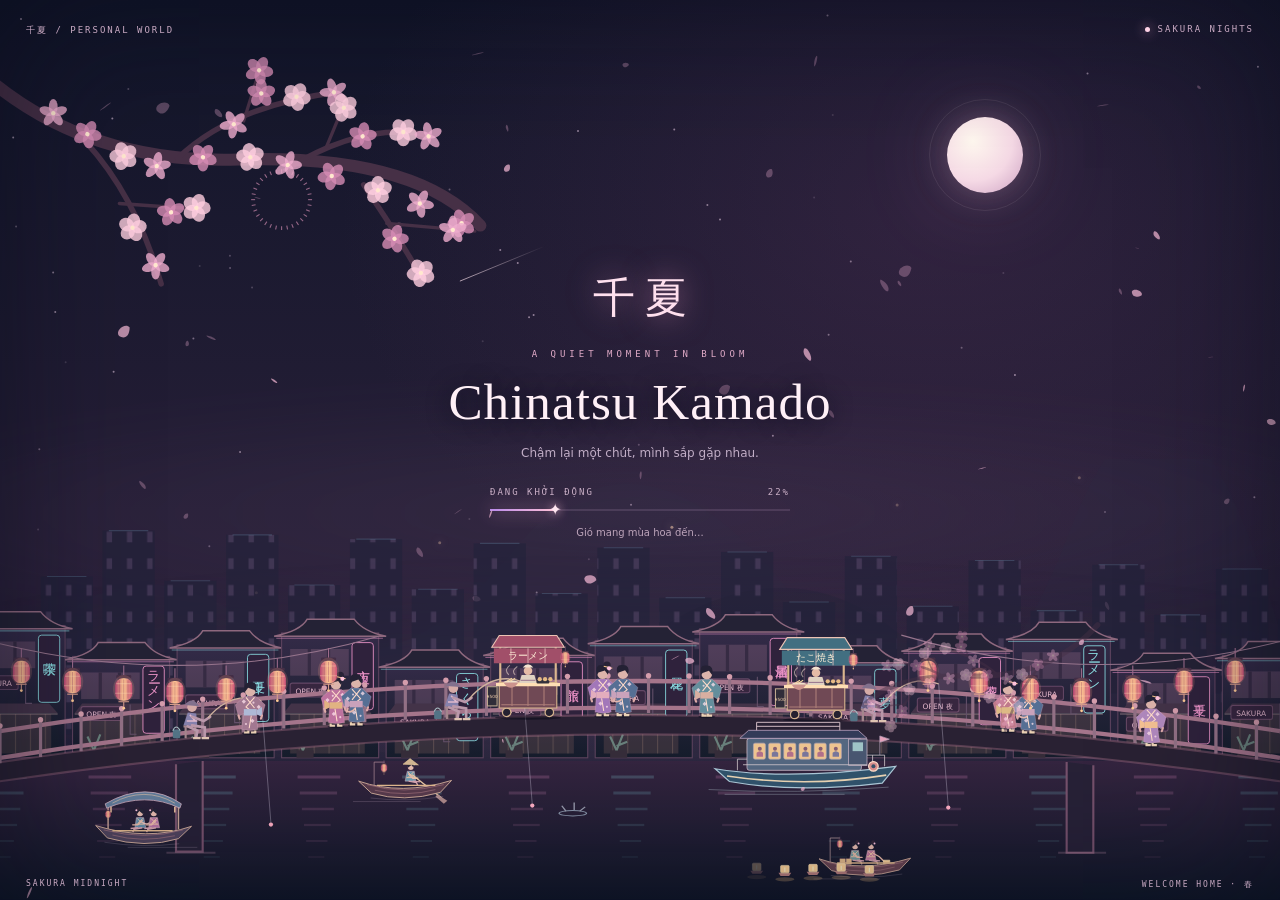
<file: assets/loading/sakura-loader.html>
<!doctype html>
<html lang="vi">
<head>
<meta charset="utf-8">
<meta name="viewport" content="width=device-width,initial-scale=1,viewport-fit=cover">
<meta name="theme-color" content="#0d1021">
<title>Sakura Midnight</title>
<style>

*{box-sizing:border-box}body{margin:0;background:#0d0c14;color:#f8eaf2;font:14px/1.5 system-ui,sans-serif}header,main{max-width:1400px;margin:auto;padding:24px 30px}header{display:flex;justify-content:space-between;align-items:center;gap:20px}h1{font:30px Georgia,serif;margin:6px 0}header p,.note{font-size:12px;color:#ab94aa;margin:0}.eyebrow{font:10px monospace;letter-spacing:3px;color:#dc9fba}.tools{display:flex;gap:8px;flex-wrap:wrap}button{font:12px system-ui;color:#f8e3ef;border:1px solid #65495c;background:#241b2a;padding:11px 15px;border-radius:9px;cursor:pointer}button:hover,button[aria-pressed=true]{background:#493047}button:focus-visible{outline:2px solid #ffcee5;outline-offset:4px}main{padding-top:0}.viewport{position:relative;width:100%;height: min(72vh,760px);min-height:480px;overflow:hidden;border:1px solid #513849;border-radius:20px;margin:auto;transition:width .5s,height .5s;background:#0d1021}.viewport.mobile{width:min(100%,390px);height:690px}.scene{position:absolute;inset:0;overflow:hidden;background:radial-gradient(ellipse at 73% 24%,#5d355d55,transparent 45%),linear-gradient(#111529,#292039 65%,#141527);isolation:isolate}.scene:after{content:'';position:absolute;inset:0;box-shadow:inset 0 0 140px #08091888;pointer-events:none;z-index:7}canvas{position:absolute;inset:0;width:100%;height:100%;pointer-events:none}#back{z-index:1}#front{z-index:6}.moon{position:absolute;top:13%;left:74%;width:76px;aspect-ratio:1;border-radius:50%;background:radial-gradient(circle at 34% 32%,#fff8ef,#f5d9e5 55%,#cca1c2);box-shadow:0 0 35px #ffd1e444,0 0 100px #e8a1d733;animation:moon 8s ease-in-out infinite alternate}.moon:after{content:'';position:absolute;inset:-18px;border:1px solid #f3d5e316;border-radius:50%}.mist{position:absolute;width:150%;height:32%;left:-25%;bottom:5%;background:radial-gradient(ellipse,#bd8eb526,transparent 65%);filter:blur(24px);animation:mist 16s ease-in-out infinite alternate;z-index:2}.mist.two{bottom:27%;animation-delay:-8s;opacity:.6}.hills{position:absolute;bottom:12%;width:100%;height:37%;opacity:.6}.water{position:absolute;bottom:0;height:19%;width:100%;background:linear-gradient(#ad7ca411,#0b1129);border-top:1px solid #ebafd91a}.water:before{content:'';position:absolute;left:70%;top:0;width:17%;height:85%;background:repeating-linear-gradient(0deg,transparent 0 9px,#eac7db30 10px 11px,transparent 12px 18px);mask-image:radial-gradient(ellipse at top,#000,transparent 70%);animation:reflection 4s ease-in-out infinite alternate}.ripple{position:absolute;left:var(--x);bottom:var(--y);width:60px;height:13px;border:1px solid #f9bde855;border-radius:50%;animation:ripple 5s ease-out infinite;animation-delay:var(--delay)}.branch{position:absolute;left:-2%;top:2%;width:43%;height:40%;overflow:visible;z-index:3;transform-origin:0 0;animation:sway 8s ease-in-out infinite alternate}.branch.right{left:auto;right:-4%;top:38%;width:22%;height:40%;transform:scaleX(-1);animation-name:swayRight;opacity:.65}.stage{position:absolute;inset:0;z-index:5;display:flex;flex-direction:column;align-items:center;justify-content:center;padding:40px 22px;text-align:center;transition:opacity 1s,transform 1s}.seal{font:42px Georgia,serif;letter-spacing:10px;margin-left:10px;color:#ffe0ee;text-shadow:0 0 30px #f6a1c890;animation:seal 6s ease-in-out infinite alternate}.subtitle{font:9px monospace;letter-spacing:4px;color:#e1abc8;margin:23px 0 13px}.name{font:clamp(29px,4vw,52px) Georgia,serif;letter-spacing:1px;margin:0;color:#fff0f7;text-shadow:0 2px 22px #090a19}.desc{font-size:12px;color:#c1adc6;margin-top:13px}.progress{width:min(300px,80%);margin-top:37px}.labels{display:flex;justify-content:space-between;font:9px monospace;letter-spacing:2px;color:#cbb0c7}.track{height:2px;background:#e9bee522;margin-top:12px}.fill{height:100%;width:0;background:linear-gradient(90deg,#ba8bea,#ffc1d6);box-shadow:0 0 17px #efa3cf;position:relative}.fill:after{content:'✦';position:absolute;right:-6px;top:-11px;font-size:16px;color:#ffe5f0;filter:drop-shadow(0 0 5px #ffbfda)}.status{font-size:10px;margin-top:14px;color:#bda4ba;min-height:16px}.top,.bottom{position:absolute;left:26px;right:26px;display:flex;justify-content:space-between;z-index:8;font:9px monospace;letter-spacing:2px;color:#c9aac3}.top{top:24px}.bottom{bottom:23px}.dot{display:inline-block;width:5px;height:5px;border-radius:50%;background:#ffd3e7;box-shadow:0 0 12px #ffadd3;margin-right:8px}.welcome{position:absolute;inset:0;display:grid;place-content:center;text-align:center;z-index:5;opacity:0;visibility:hidden;pointer-events:none}.welcome b{font:34px Georgia,serif;color:#ffe7f4}.welcome p{color:#d8abc9;font-size:12px}.done .stage{opacity:0;transform:translateY(-14px);pointer-events:none}.done .welcome{visibility:visible;opacity:1;transition:opacity 1.3s .5s}.note{text-align:center;margin:18px 0}.tags{display:flex;justify-content:center;gap:9px;flex-wrap:wrap;margin-top:18px}.tags span{font-size:11px;border:1px solid #493448;border-radius:20px;padding:6px 12px;color:#caadc3}.viewport.mobile .branch{width:67%;top:6%}.viewport.mobile .moon{left:74%;top:18%;width:47px}.viewport.mobile .name{font-size:29px}.viewport.mobile .branch.right{width:38%;top:58%}.viewport.mobile .subtitle{font-size:8px;letter-spacing:2px}@keyframes sway{to{transform:rotate(2deg) translateY(3px)}}@keyframes swayRight{to{transform:scaleX(-1) rotate(3deg)}}@keyframes moon{to{transform:translateY(-7px);box-shadow:0 0 50px #ffd1e466,0 0 120px #e8a1d744}}@keyframes mist{to{transform:translateX(15%)}}@keyframes reflection{to{transform:scaleX(.8);opacity:.55}}@keyframes ripple{from{transform:scale(.1);opacity:0}20%{opacity:.6}to{transform:scale(2.3);opacity:0}}@keyframes seal{to{opacity:.7;transform:translateY(-4px)}}@media(max-width:600px){header{padding:20px;flex-direction:column;align-items:flex-start}main{padding:0 12px 20px}.viewport{height:650px}.branch{width:68%;top:6%}.branch.right{width:38%;top:58%}.moon{left:74%;top:18%;width:47px}.subtitle{font-size:8px;letter-spacing:2px}.top,.bottom{left:17px;right:17px;font-size:8px;letter-spacing:1px}.desc{font-size:11px}.welcome b{font-size:28px}}
.branch.right{top:57%;width:19%}.viewport.mobile .branch:not(.right){top:0;height:32%;width:62%}.viewport.mobile .branch.right{top:66%;width:31%}@media(max-width:600px){.branch:not(.right){top:0;height:32%;width:62%}.branch.right{top:66%;width:31%}}
.town{position:absolute;bottom:0;left:50%;transform:translateX(-50%);width:max(100%,760px);height:56%;z-index:2;pointer-events:none}.hills{opacity:.25}.water{height:23%}.stage{padding-bottom:130px}.welcome{padding-bottom:150px}.stage .progress{margin-top:25px}.branch.right{opacity:.45}.lantern-swing{transform-box:fill-box;transform-origin:50% 0;animation:lanternSway 4s ease-in-out infinite alternate}.lantern-swing:nth-child(3n){animation-delay:-2s}.neon-sign{animation:neonBreathe 6s ease-in-out infinite alternate}.boat-crossing{animation:crossRiver 42s linear infinite;animation-delay:-12s;will-change:transform}.boat-bob{animation:boatBob 3s ease-in-out infinite alternate}.oar{transform-box:view-box;transform-origin:51px 15px;animation:rowing 2.8s ease-in-out infinite alternate}.fishing-rod{transform-box:fill-box;transform-origin:0 100%;animation:fishing 5s ease-in-out infinite alternate}.wake{animation:wake 3s ease-in-out infinite alternate}.river-light{animation:riverLight 5s ease-in-out infinite alternate}.viewport.mobile .stage{padding-bottom:145px}.viewport.mobile .town{height:44%;width:850px}.viewport.mobile .seal{font-size:32px}.viewport.mobile .branch:not(.right){width:48%;height:24%}.viewport.mobile .moon{top:10%}.viewport.mobile .branch.right{top:63%;opacity:.35}@keyframes crossRiver{from{transform:translate(-170px,315px)}to{transform:translate(1230px,315px)}}@keyframes boatBob{to{transform:translateY(2px) rotate(.6deg)}}@keyframes rowing{from{transform:rotate(-18deg)}to{transform:rotate(24deg)}}@keyframes lanternSway{to{transform:rotate(5deg)}}@keyframes neonBreathe{to{opacity:.72}}@keyframes fishing{to{transform:rotate(-2deg)}}@keyframes wake{to{opacity:.25;transform:translateX(-10px)}}@keyframes riverLight{to{opacity:.3;transform:translateX(3px)}}@media(max-width:600px){.town{height:44%;width:850px}.stage{padding-bottom:145px}.seal{font-size:32px}.branch:not(.right){width:48%;height:24%}.moon{top:10%}}
@keyframes crossRiver{from{transform:translate(-170px,298px)}to{transform:translate(1230px,298px)}}
.vessel-bob{animation:gentleBoat 3.8s ease-in-out infinite alternate}.rowing-paddle{transform-box:view-box;transform-origin:69px 9px;animation:paddleBoat 3s ease-in-out infinite alternate}@keyframes gentleBoat{to{transform:translateY(1.1px)}}@keyframes paddleBoat{from{transform:rotate(-12deg)}to{transform:rotate(15deg)}}.bottom{bottom:10px;font-size:8px}

html,body{width:100%;height:100%;overflow:hidden;background:#0d1021}
body{margin:0}
.viewport{width:100vw;height:100vh;min-height:0;border:0;border-radius:0}
/* Match the SVG's native ratio so desktop scenes have no side letterboxing. */
@media(min-width:601px){.town{height:auto;aspect-ratio:3 / 1}}
@media(max-width:600px){.viewport{height:100vh;min-height:0}}

</style>
</head>
<body>
<div class="viewport" id="viewport"><section class="scene" id="scene"><canvas id="back" aria-hidden="true"></canvas><div class="moon"></div><svg class="hills" viewBox="0 0 1200 250" preserveAspectRatio="none" aria-hidden="true"><path fill="#28273e" d="M0 170Q100 50 230 120T480 70T750 110T1000 60T1200 130V250H0Z"/><path fill="#161e30" d="M0 170Q160 110 280 190T580 150T900 180T1200 140V250H0Z"/></svg><div class="water"><i class="ripple" style="--x:23%;--y:30%;--delay:-1s"></i><i class="ripple" style="--x:62%;--y:55%;--delay:-3s"></i><i class="ripple" style="--x:85%;--y:15%;--delay:-4s"></i></div><div class="mist"></div><div class="mist two"></div><svg class="branch" id="branch" viewBox="0 0 500 280" aria-hidden="true"><g fill="none" stroke="#463046" stroke-linecap="round"><path d="M-20 0Q80 110 240 105T460 165" stroke-width="11"/><path d="M90 77Q145 130 170 218M185 104Q235 56 330 44M285 113Q355 70 414 83M354 128Q382 169 407 213" stroke-width="5"/><path d="M132 145L202 150M245 70L260 22M375 163L455 170M320 94L335 58" stroke-width="3"/></g><g id="flowers"></g></svg><canvas id="front" aria-hidden="true"></canvas><div class="top"><span>千夏 / PERSONAL WORLD</span><span><i class="dot"></i>SAKURA NIGHTS</span></div><div class="stage"><div class="seal">千夏</div><div class="subtitle">A QUIET MOMENT IN BLOOM</div><h2 class="name">Chinatsu Kamado</h2><div class="desc">Chậm lại một chút, mình sắp gặp nhau.</div><div class="progress"><div class="labels"><span>ĐANG KHỞI ĐỘNG</span><span id="pct">00%</span></div><div class="track" role="progressbar" aria-label="Tiến trình minh họa" aria-valuemin="0" aria-valuemax="100" aria-valuenow="0"><div class="fill" id="fill"></div></div><div class="status" id="status">Gió mang mùa hoa đến…</div></div></div><div class="welcome"><b>Chào mừng trở lại.</b><p>Một thế giới nhỏ đang đợi bạn ✦</p></div><div class="bottom"><span>SAKURA MIDNIGHT</span><span>WELCOME HOME · 春</span></div></section></div>
<script>
const $=id=>document.getElementById(id),scene=$('scene'),box=$('viewport');let w=0,h=0,started=performance.now(),hold=false,last=0;
const town=document.createElementNS('http://www.w3.org/2000/svg','svg');town.classList.add('town');town.setAttribute('viewBox','0 0 1200 400');town.setAttribute('preserveAspectRatio','xMidYMax meet');town.setAttribute('aria-hidden','true');
town.innerHTML=`<defs>
<linearGradient id="shop" x2="0" y2="1"><stop stop-color="#342b48"/><stop offset="1" stop-color="#151c2b"/></linearGradient>
<linearGradient id="lamp" x2="1" y2="0"><stop stop-color="#b64471"/><stop offset=".5" stop-color="#ffcb93"/><stop offset="1" stop-color="#ce5278"/></linearGradient>
<linearGradient id="river" x2="0" y2="1"><stop stop-color="#34243f"/><stop offset="1" stop-color="#101829"/></linearGradient>
<pattern id="windows" width="19" height="25" patternUnits="userSpaceOnUse"><rect width="5" height="10" x="5" y="5" fill="#b992c9" opacity=".3"/></pattern>
<pattern id="wood" width="14" height="30" patternUnits="userSpaceOnUse"><path d="M0 0V30" stroke="#dbad9033" stroke-width="2"/></pattern>
<g id="lantern"><path d="M0 0V10" stroke="#9d6c8c"/><rect x="-7" y="9" width="14" height="3" rx="1" fill="#432e46"/><ellipse cy="22" rx="10" ry="13" fill="#f49f8530"/><rect x="-8" y="12" width="16" height="21" rx="7" fill="url(#lamp)"/><path d="M-4 14V31M0 13V32M4 14V31" stroke="#a7506a" stroke-width=".7" opacity=".65"/><path d="M-7 17H7M-8 26H8" stroke="#ffdab1" opacity=".4"/><path d="M-5 34H5M0 34V39" stroke="#d49a89"/><circle cy="40" r="1.3" fill="#ffcb95"/></g>
<g id="angler"><path d="M-8-11H5M-6-11V0M3-11V0" stroke="#a4868d" stroke-width="2"/><circle cx="0" cy="-29" r="4.5" fill="#d6aba7"/><path d="M-7-31Q0-40 7-30Z" fill="#82718d"/><path d="M-4-24L-8-12L5-11L4-23Z" fill="#8581ac"/><path d="M-2-22L3-16M-5-16H5" stroke="#e0b9cc" stroke-width="1.5"/><path d="M0-12L12-10L12-2M-4-11L5-7L4-1M0-20L11-16L17-20" fill="none" stroke="#ba98aa" stroke-width="2.5" stroke-linecap="round"/><path d="M9 0h7M1 0h7" stroke="#dfc4b2" stroke-width="2"/><g class="fishing-rod"><path d="M15-19Q37-45 65-35" stroke="#cfb29d" stroke-width="1.3" fill="none"/><path d="M65-35L74 80" stroke="#d5cce3" opacity=".5" stroke-width=".65"/><ellipse cx="74" cy="81" rx="2" ry="2" fill="#ffaec4"/></g><rect x="-18" y="-8" width="7" height="8" rx="1" fill="#537486"/><path d="M-18-7Q-15-14-11-7" fill="none" stroke="#a7bac0"/></g>
</defs><g id="distant" opacity=".58"></g><g id="shops"></g>
<path d="M0 270H1200V400H0Z" fill="url(#river)"/><g id="reflections" class="river-light"></g>
<g id="bridge"><path d="M-20 274Q600 180 1220 274L1220 292Q600 198-20 292Z" fill="#292133" stroke="#bd7c9255" stroke-width="2"/><path d="M0 242Q600 148 1200 242M0 267Q600 173 1200 267" fill="none" stroke="#a5758b" stroke-width="4"/><g id="railings"></g><path d="M165 273V355H190V270M1000 271V356H1025V274" fill="#272137" stroke="#76516c" stroke-width="2"/><path d="M156 356H202M992 356H1037" stroke="#a27a9355" stroke-width="2"/></g>
<g id="bridge-people"></g>
<g class="boat-crossing"><g class="boat-bob"><g class="wake" stroke="#deb4d266" fill="none"><path d="M-35 42Q40 37 125 42M-22 47H105M-9 51H68"/></g><path d="M-10 22Q35 37 108 20L91 37Q36 48 4 35Z" fill="#3d2837" stroke="#b68d8f" stroke-width="1.5"/><path d="M6 29L91 29M18 33L80 35" stroke="#986575" stroke-width="1"/><path d="M22 21L76 22" stroke="#bc9292" stroke-width="3"/><path d="M38 23L41 7L47 3L56 9L59 25" fill="#657b90" stroke="#bca0ac" stroke-width="1"/><path d="M42 24L35 28M55 24L63 28" stroke="#b5a1ab" stroke-width="3"/><circle cx="48" cy="-3" r="5" fill="#d1aaae"/><path d="M35-5L47-14L62-4Z" fill="#b99c81" stroke="#e0c5a4" stroke-width=".8"/><g class="oar"><path d="M43 9L57 16L88 43" stroke="#dbb494" stroke-width="2" fill="none"/><path d="M82 38L97 47L93 51L80 40Z" fill="#b39489"/></g><path d="M44 7L52 14L58 13" stroke="#d1adb7" stroke-width="3" fill="none"/><path d="M90 22V-8H103" stroke="#76607a" fill="none"/><g transform="translate(103 -10) scale(.52)"><use href="#lantern"/></g></g></g><g id="hanging"></g>`;
scene.append(town);
let distant='',shops='',reflections='',rails='',hanging='';const signs=['喫茶','ラーメン','千夏','夜市','さくら','旅館','花屋','居酒屋','夢'];
for(let i=0;i<22;i++){let x=i*58-20,ht=50+(i*43%90);distant+=`<rect x="${x}" y="${190-ht}" width="49" height="${ht+55}" fill="#21223a"/><rect x="${x}" y="${190-ht}" width="49" height="${ht+55}" fill="url(#windows)"/><path d="M${x+6} ${190-ht}h37" stroke="#84c5e555"/>`}
for(let i=0;i<13;i++){let x=i*98-30,y=143+(i*29%40),accent=i%2?'#ed93c8':'#89dce1';shops+=`<g><rect x="${x}" y="${y}" width="91" height="${267-y}" fill="url(#shop)" stroke="#5d435e"/><path d="M${x-7} ${y+3}q25-5 31-16h44q9 12 30 16Z" fill="#242235" stroke="#8e687e" stroke-width="1.4"/><path d="M${x-5} ${y+5}h100" stroke="${accent}" opacity=".5"/><rect x="${x+8}" y="${y+15}" width="55" height="25" fill="#d392ad33"/><path d="M${x+26} ${y+15}v25m18-25v25" stroke="#362b43" stroke-width="3"/><rect x="${x+8}" y="226" width="70" height="37" fill="#b7807830"/><rect x="${x+8}" y="226" width="70" height="37" fill="url(#wood)"/><path d="M${x+2} 225h82l-8-9H${x+9}Z" fill="#433348"/><path d="M${x+2} 226h82" stroke="#c6a3a4" opacity=".6"/><g class="neon-sign"><rect x="${x+66}" y="${y+9}" width="20" height="63" rx="3" fill="#2f223c" stroke="${accent}" stroke-width=".8"/><text x="${x+76}" y="${y+25}" fill="${accent}" text-anchor="middle" font-size="12" font-family="serif" style="writing-mode:vertical-rl">${signs[i%signs.length]}</text></g><rect x="${x+8}" y="${y+47}" width="39" height="13" rx="2" fill="#37263f" stroke="#cb89b355"/><text x="${x+27}" y="${y+57}" fill="#e8bbcf" text-anchor="middle" font-size="7">${i%2?'OPEN 夜':'SAKURA'}</text><path d="M${x+54} ${y+45}v28h6" stroke="#64506a" fill="none"/><rect x="${x+14}" y="260" width="16" height="7" fill="#352c39"/><path d="M${x+20} 260l-6-13m6 13l6-15m-6 11l10-4" stroke="#68817b" stroke-width="2"/></g>`;for(let k=0;k<6;k++)reflections+=`<path d="M${x+15+k*2} ${285+k*15}h${40-k*5}" stroke="${accent}" stroke-width="${3-k*.3}" opacity="${.2-k*.025}"/>`}
for(let x=0;x<=1200;x+=38){let y=242-188*(x/1200)*(1-x/1200);rails+=`<path d="M${x} ${y-4}v34" stroke="#927085" stroke-width="3"/><circle cx="${x}" cy="${y-5}" r="2.5" fill="#d49dac"/>`}
hanging+='<path d="M0 160Q180 204 355 153M845 152Q1020 204 1200 158" fill="none" stroke="#96748c" stroke-width="1"/>';
for(let i=0;i<14;i++){let right=i>6,n=i%7,x=(right?870:20)+n*48,y=164+Math.sin(n/6*Math.PI)*19;hanging+=`<g transform="translate(${x} ${y})"><g class="lantern-swing"><use href="#lantern"/></g></g>`}
town.querySelector('#distant').innerHTML=distant;town.querySelector('#shops').innerHTML=shops;town.querySelector('#reflections').innerHTML=reflections;town.querySelector('#railings').innerHTML=rails;town.querySelector('#hanging').innerHTML=hanging;
// All feet and stool legs use the same quadratic curve as the bridge deck.
function deckY(x){const u=(x+20)/1240;return 274-188*u*(1-u)}
const people=town.querySelector('#bridge-people');
function svgGroup(parent,markup){const g=document.createElementNS('http://www.w3.org/2000/svg','g');g.innerHTML=markup;parent.append(g);return g}
function kimono(color,obi,bun=false){return `<ellipse cy="1" rx="8" ry="1.4" fill="#080d1c88"/><path class="foot-a" d="M-5-2v2h4" fill="none" stroke="#ead1b4" stroke-width="2"/><path class="foot-b" d="M2-2v2h4" fill="none" stroke="#ead1b4" stroke-width="2"/><path d="M-5-34L-14-26L-11-15L-6-18L-7-3Q0-1 8-3L6-18L11-15L14-26L5-34Z" fill="${color}" stroke="#e5b9cd55" stroke-width=".7"/><path d="M-4-33L4-24L-1-20M4-33L-4-23M-1-16L1-4" stroke="#ffdbc9" stroke-width="1" fill="none"/><path d="M-6-22H6V-16H-6Z" fill="${obi}"/><path d="M-6-21L-11-24V-15L-6-17" fill="${obi}"/><g fill="#ffe2ec" opacity=".75"><path d="M-4-11l2-2 2 2-2 2ZM4-29l2-2 2 2-2 2ZM-10-24l2-2 2 2-2 2Z"/><circle cx="4" cy="-8" r="1"/><circle cx="-3" cy="-28" r="1"/></g><circle cy="-39" r="5" fill="#dcb4ab"/><path d="M-5-38Q-8-48 0-47Q7-47 5-38L2-42L-4-40Z" fill="#242134"/>${bun?'<circle cx="4" cy="-47" r="3.5" fill="#282337"/><path d="M1-46l8 2" stroke="#f5c58d"/><circle cx="6" cy="-44" r="2" fill="#ffc3dc"/>':''}<path d="M-11-16l1 3M11-16l-1 3" stroke="#ddaaa8" stroke-width="2" stroke-linecap="round"/>`}
[180,425,815].forEach((x,i)=>{const g=svgGroup(people,'<use href="#angler"/>');g.setAttribute('transform',`translate(${x} ${deckY(x)})`);g.dataset.deckX=x;g.dataset.role='angler'});
[[315,'#bd729e','#e1b382'],[565,'#a277b9','#e3adbd'],[945,'#c07a8b','#ddba85']].forEach(([x,color,obi])=>{const a=svgGroup(people,kimono(color,obi,true));a.setAttribute('transform',`translate(${x} ${deckY(x)})`);a.dataset.deckX=x;const b=svgGroup(people,kimono('#566f94','#c9a2bb'));b.setAttribute('transform',`translate(${x+19} ${deckY(x+19)})`);b.dataset.deckX=x+19;svgGroup(people,`<path d="M${x+10} ${deckY(x)-14}Q${x+14} ${deckY(x)-11} ${x+18} ${deckY(x+19)-15}" stroke="#e3b6ad" stroke-width="1.6" fill="none"/>`)});
const walkers=[{from:650,to:745,speed:9,color:'#648e9c',obi:'#d8afa1'},{from:1020,to:1130,speed:8,color:'#b088bd',obi:'#f3c092'},{from:225,to:270,speed:6,color:'#a27891',obi:'#aeb9d6'}].map((p,i)=>({...p,g:svgGroup(people,kimono(p.color,p.obi,i===1)),phase:i*6}));
const fishLayer=svgGroup(town,'');fishLayer.id='fish-layer';const fishes=[{x:495,y:319,delay:0},{x:670,y:341,delay:3.6},{x:890,y:321,delay:6.3}].map(p=>({...p,g:svgGroup(fishLayer,'<path d="M-8 0Q0-7 9 0Q0 7-8 0L-14-5V5Z" fill="#cbd8e7" stroke="#f4d5da" stroke-width=".6"/><path d="M-2-3L0-7L4-3" fill="#d995b2"/><circle cx="5" cy="-1" r="1" fill="#253144"/>'),splash:svgGroup(fishLayer,'<ellipse rx="10" ry="2.5" stroke="#c3dcef" fill="none" stroke-width=".9"/><path d="M-5-2L-8-7M1-3V-10M5-2L9-6" stroke="#d9e3f1" stroke-width="1"/>')}));
// Three independent small boats and a passenger ferry, each with its own river lane.
town.querySelector('.boat-crossing').remove();
function seatedPerson(x,y,color,lean=false){return `<g transform="translate(${x} ${y})"><path d="M-5-14L-8 0H7L5-14Z" fill="${color}" stroke="#eec7d4" stroke-width=".6"/><path d="M-4-13L3-6M4-13L-3-6M-6-5H6" fill="none" stroke="#f1c7a8" stroke-width="1.3"/><circle cy="-20" r="4.2" fill="#e7bcb0"/><path d="M-4-19Q-7-27 0-26Q6-26 4-19L1-23Z" fill="#242437"/><circle cx="3" cy="-26" r="2.6" fill="#322638"/><circle cx="5" cy="-24" r="1.4" fill="#ffc7e0"/><path d="M-3 0L8 2L10 6M3 0L13 1" fill="none" stroke="#d5a3ae" stroke-width="2"/><path d="${lean?'M3-10L12-5L19 2':'M-3-10L3-4L10-4'}" fill="none" stroke="#edbcab" stroke-width="2" stroke-linecap="round"/></g>`;}
function smallHull(color){return `<path d="M-7 18Q54 39 125 17L109 34Q57 49 11 35Z" fill="${color}" stroke="#d3ae9c" stroke-width="1.3"/><path d="M5 23Q56 38 114 23M16 31Q62 41 102 30" fill="none" stroke="#ac7883" stroke-width=".8"/><path d="M19 24L102 24" stroke="#e1b88e" stroke-width="2"/><path d="M10 42Q60 48 113 40M-15 47H81" stroke="#e1c7de55" stroke-width=".8" fill="none"/>`;}
const vessels=[];
function addVessel(kind,y,dir,speed,offset,size,art){const g=svgGroup(town,'');g.classList.add('river-vessel');g.dataset.kind=kind;town.insertBefore(g,fishLayer);const scale=svgGroup(g,'');scale.setAttribute('transform',`scale(${dir*size} ${size})`);const hull=svgGroup(scale,art);hull.classList.add('vessel-bob');vessels.push({g,y,dir,speed,offset,size,kind});return g;}
addVessel('rowing',277,1,22,560,.66,`
<path d="M15 24V-9H30" stroke="#ad8a98" fill="none"/><g transform="translate(29 -12) scale(.5)"><use href="#lantern"/></g>
${seatedPerson(67,18,'#6d99af')}
<path d="M56-6L66-14L78-5Z" fill="#d1b592" stroke="#f2d3a0" stroke-width=".7"/>
<g class="rowing-paddle"><path d="M69 9L111 42" stroke="#eac8a4" stroke-width="2"/><path d="M105 37L119 46L114 50L102 40Z" fill="#ac8889"/></g>${smallHull('#573a4c')}`);
addVessel('couple',319,-1,18,1250,.68,`
<path d="M11 22V-13Q55-39 108-13V23" fill="none" stroke="#c5a195" stroke-width="2"/>
<path d="M7-13Q55-46 112-13L110-7Q56-30 9-7Z" fill="#637d9b" stroke="#dfbaca"/>
<path d="M16-14Q58-38 102-14" fill="none" stroke="#e8c6a8" stroke-width=".8"/>
<path d="M16-9V-1M104-9V-1" stroke="#f3c6a3" stroke-width="2"/>
${seatedPerson(45,20,'#b775a4')}${seatedPerson(64,20,'#628ca9')}
<path d="M51 13Q57 17 61 12" stroke="#f3c4ba" fill="none" stroke-width="1.6"/>
<g transform="translate(108 -8) scale(.42)"><use href="#lantern"/></g>${smallHull('#51445e')}`);
addVessel('wishes',350,1,16,1000,.65,`
<path d="M9 24V-12H23" stroke="#c7a5a5" fill="none"/>
<g transform="translate(23 -14) scale(.46)"><use href="#lantern"/></g>
${seatedPerson(45,20,'#739c9f')}${seatedPerson(68,20,'#c77e9f',true)}
<path d="M86 20h9v8h-9Z" fill="#ffd59c" stroke="#ffe6b5"/><path d="M84 28h13l-3 3h-8Z" fill="#b77769"/>
<g fill="#e6bd8c" stroke="#a67779" stroke-width=".6"><rect x="23" y="18" width="8" height="8"/><rect x="32" y="18" width="8" height="8"/></g>${smallHull('#694553')}`);
addVessel('passenger-ferry',260,-1,12,920,.75,`
<path d="M-22 23Q70 38 204 20L187 41Q81 54-4 39Z" fill="#31536c" stroke="#adc9d8" stroke-width="1.5"/>
<path d="M-7 32Q93 47 192 31" stroke="#ead4b4" fill="none" stroke-width="2"/>
<rect x="18" y="-15" width="143" height="40" rx="3" fill="#546780" stroke="#c9b8c8"/>
<path d="M9-15L20-25H157L168-15Z" fill="#333b58" stroke="#bba2c1"/>
<path d="M30-25V-35H134V-25M30-30H134" stroke="#d8c1c9" fill="none" stroke-width="1.2"/>
<rect x="145" y="-14" width="23" height="33" fill="#495771" stroke="#bcacbf"/>
<rect x="150" y="-10" width="13" height="11" fill="#b6e1dd" opacity=".8"/>
${Array.from({length:6},(_,i)=>`<g transform="translate(${26+i*19} -9)"><rect width="15" height="20" rx="2" fill="#efc591" stroke="#b7a5b5" stroke-width=".8"/><circle cx="8" cy="7" r="2.5" fill="#855d72"/><path d="M4 17V12Q8 8 12 12V17Z" fill="${i%2?'#7a779b':'#b2708b'}"/></g>`).join('')}
<path d="M13 18H168M6 11V25M175 6V24M6 11H18M168 6H190V20" stroke="#d2c8cd" fill="none" stroke-width="1"/>
<circle cx="176" cy="20" r="6" fill="#d98e8d" stroke="#ffe0cb" stroke-width="1.5"/><circle cx="176" cy="20" r="2.5" fill="#37526a"/>
<path d="M184 6V-18L196-14L184-10" fill="#e6a2bb" stroke="#b9a5bd" stroke-width=".8"/>
<path d="M-30 49Q80 55 195 46M-10 55H140" stroke="#c5d8e366" fill="none"/>`);
const wishLights=Array.from({length:5},(_,i)=>{const g=svgGroup(town,'<ellipse cy="10" rx="9" ry="2" fill="#ffcb8644"/><path d="M-6 4H6L4 7H-4Z" fill="#ba817f"/><rect x="-4" y="-3" width="8" height="7" rx="1" fill="#ffd49a" stroke="#ffe6b9" stroke-width=".6"/><path d="M0-1V3" stroke="#fff7d0"/>');return {g,phase:i*2.4};});
walkers[0].to=700;
const cartLayer=svgGroup(people,'');
function foodCart(x,label,color){const g=svgGroup(cartLayer,`<ellipse cy="1" rx="31" ry="2" fill="#080a1888"/><circle cx="-20" cy="-4" r="4" fill="#252130" stroke="#d3b28d" stroke-width="1.2"/><circle cx="20" cy="-4" r="4" fill="#252130" stroke="#d3b28d" stroke-width="1.2"/><path d="M-27-8V-32H27V-8Z" fill="#704955" stroke="#dab78f"/><path d="M-25-11H25M-15-29V-10M0-29V-10M15-29V-10" stroke="#ae7f78"/><path d="M-26-31V-65M26-31V-65" stroke="#dbb68f" stroke-width="2"/><path d="M-34-65L-27-76H27L34-65Z" fill="${color}" stroke="#ecc3b4"/><path d="M-32-64H32V-50H-32Z" fill="${color}"/><path d="M-16-64V-50M0-64V-50M16-64V-50" stroke="#f1c9c4" stroke-width=".7"/><text y="-54" text-anchor="middle" font-family="serif" font-size="9" fill="#fff0d7">${label}</text><circle cy="-43" r="4" fill="#e5bba6"/><path d="M-5-46Q0-52 5-46" fill="#f3e2cf"/><path d="M-6-39H6L9-29H-9Z" fill="#e0d2c2"/><path d="M-7-34H7" stroke="#9a788e"/><path d="M-30-30H30" stroke="#ffdeb4" stroke-width="3"/><ellipse cx="-16" cy="-32" rx="7" ry="2" fill="#efe1cc"/><path d="M-23-32Q-16-22-9-32" fill="#cc938d"/><path d="M-20-33L-15-36M-17-33L-12-36" stroke="#f7d7a2"/><rect x="8" y="-35" width="12" height="4" rx="1" fill="#34313c"/><g fill="#e7bb86"><circle cx="11" cy="-35" r="2"/><circle cx="16" cy="-35" r="2"/><circle cx="21" cy="-35" r="2"/></g><path class="cart-steam" d="M-18-39Q-23-44-17-48M-12-39Q-16-43-10-47" fill="none" stroke="#ffe7d6" opacity=".55" stroke-width="1"/><g transform="translate(35 -66) scale(.48)"><use href="#lantern"/></g><rect x="-38" y="-28" width="9" height="18" fill="#302d39" stroke="#bca78e"/><text x="-33.5" y="-17" text-anchor="middle" font-size="4" fill="#f7d2af">¥500</text>`);g.setAttribute('transform',`translate(${x} ${deckY(x)})`);g.dataset.deckX=x;g.dataset.role='food-cart'}
foodCart(495,'ラーメン','#a14f69');foodCart(765,'たこ焼き','#426f81');
function animateFestival(t){
vessels.forEach(v=>{if(v.kind==='passenger-ferry'){const phase=(v.offset+t*v.speed)%3400,back=phase>=1700,x=(back?3400-phase:phase)-250;v.g.setAttribute('transform',`translate(${x} ${v.y})`);v.g.firstElementChild.setAttribute('transform',`scale(${(back?-1:1)*v.size} ${v.size})`)}else{const x=((v.offset+t*v.speed)%1700)-250;v.g.setAttribute('transform',`translate(${v.dir===1?x:1200-x} ${v.y})`)}});
const release=vessels.find(v=>v.kind==='wishes');wishLights.forEach(p=>{const age=(t+p.phase)%12,birth=t-age,origin=((release.offset+birth*release.speed)%1700)-250;const x=origin+58+age*5;p.g.setAttribute('transform',`translate(${x} ${370+Math.sin(age)*1.2})`);p.g.style.opacity=String(Math.min(1,age*3,Math.max(0,(12-age)/3)))});
walkers.forEach(p=>{const span=p.to-p.from,cycle=Math.abs(span)/p.speed,phase=(t+p.phase)%(cycle*2),k=phase<cycle?phase/cycle:2-phase/cycle,x=p.from+span*k,face=(span>0?1:-1)*(phase<cycle?1:-1);p.g.setAttribute('transform',`translate(${x.toFixed(2)} ${deckY(x).toFixed(2)}) scale(${face} 1)`);const stride=Math.sin(t*5+p.phase)*1.5;p.g.querySelector('.foot-a').setAttribute('transform',`translate(${stride.toFixed(2)} 0)`);p.g.querySelector('.foot-b').setAttribute('transform',`translate(${(-stride).toFixed(2)} 0)`)});
fishes.forEach(p=>{const age=(t+p.delay)%9,active=age<1.25,k=age/1.25;p.g.style.opacity=active?'1':'0';if(active){const x=p.x+42*k,y=p.y-4*34*k*(1-k),angle=Math.atan2(-136*(1-2*k),42)*180/Math.PI;p.g.setAttribute('transform',`translate(${x.toFixed(2)} ${y.toFixed(2)}) rotate(${angle.toFixed(1)})`)}const a=age-1.25;p.splash.style.opacity=a>=0&&a<1.4?String(.7*(1-a/1.4)):'0';p.splash.setAttribute('transform',`translate(${p.x+42} ${p.y}) scale(${1+Math.max(0,a)*1.9} 1)`)});
// A bounded number of sparks; no timers or growing particle arrays.
for(let n=0;n<3;n++){let a=(t+n*2.7)%8.1,cx=w*[.22,.8,.52][n],cy=h*[.22,.26,.13][n],col=['255,169,209','146,226,240','255,213,159'][n];if(a<.65){bc.strokeStyle=`rgba(${col},.65)`;bc.beginPath();bc.moveTo(cx,cy+70*(1-a/.65));bc.lineTo(cx,cy+70*(1-a/.65)+9);bc.stroke()}else if(a<3){let q=(a-.65)/2.35,r=(w<500?35:57)*Math.pow(q,.55),alpha=(1-q)*.8;bc.strokeStyle=`rgba(${col},${alpha})`;bc.lineWidth=1.1;for(let j=0;j<32;j++){let theta=j*Math.PI/16,dx=Math.cos(theta),dy=Math.sin(theta);bc.beginPath();bc.moveTo(cx+dx*r*.87,cy+dy*r*.87+q*q*16);bc.lineTo(cx+dx*r,cy+dy*r+q*q*16);bc.stroke()}}}
}
const ns='http://www.w3.org/2000/svg',flowers=$('flowers');const points=[[72,63],[103,82],[136,102],[166,111],[208,103],[251,103],[285,110],[325,120],[367,133],[405,145],[443,163],[144,167],[165,201],[179,153],[202,149],[236,73],[261,45],[293,48],[327,44],[353,84],[390,80],[413,84],[382,177],[406,208],[435,169],[259,24],[336,58]];
points.forEach(([x,y],i)=>{let g=document.createElementNS(ns,'g');g.setAttribute('transform',`translate(${x} ${y}) rotate(${i*27})`);for(let j=0;j<5;j++){let p=document.createElementNS(ns,'ellipse');p.setAttribute('cx','0');p.setAttribute('cy','-6');p.setAttribute('rx',String(4+i%3));p.setAttribute('ry','7');p.setAttribute('transform',`rotate(${j*72})`);p.setAttribute('fill',['#edaccd','#d68cb4','#ffcee0'][i%3]);p.setAttribute('opacity','.8');g.append(p)}let c=document.createElementNS(ns,'circle');c.setAttribute('r','2');c.setAttribute('fill','#ffe8cf');g.append(c);flowers.append(g)});const twin=$('branch').cloneNode(true);twin.removeAttribute('id');twin.querySelector('#flowers').removeAttribute('id');twin.classList.add('right');scene.append(twin);
const back=$('back'),front=$('front'),bc=back.getContext('2d'),fc=front.getContext('2d');function resize(){w=box.clientWidth;h=box.clientHeight;let d=Math.min(devicePixelRatio||1,2);[back,front].forEach(c=>{c.width=Math.round(w*d);c.height=Math.round(h*d);c.getContext('2d').setTransform(d,0,0,d,0,0)})}new ResizeObserver(resize).observe(box);
const petals=Array.from({length:58},(_,i)=>({x:Math.random(),y:Math.random(),size:2+Math.random()*5,phase:Math.random()*6.28,speed:.026+Math.random()*.045,near:i%3===0}));const stars=Array.from({length:48},()=>({x:Math.random(),y:Math.random()*.66,phase:Math.random()*6.28}));
function play(){started=performance.now();scene.classList.remove('done')}function draw(now){let dt=Math.min((now-last)/1000,.04);last=now;let t=now/1000;bc.clearRect(0,0,w,h);fc.clearRect(0,0,w,h);stars.forEach(s=>{bc.globalAlpha=.15+.4*(1+Math.sin(t+s.phase))/2;bc.fillStyle='#f3d7ee';bc.beginPath();bc.arc(s.x*w,s.y*h,1,0,Math.PI*2);bc.fill()});bc.globalAlpha=1;let m=t%9;if(m<1.5){let x=w*(.85-m*.35),y=h*(.06+m*.18);const g=bc.createLinearGradient(x,y,x+85,y-35);g.addColorStop(0,'#ffe5f0aa');g.addColorStop(1,'#ffe5f000');bc.strokeStyle=g;bc.lineWidth=1;bc.beginPath();bc.moveTo(x,y);bc.lineTo(x+85,y-35);bc.stroke()}
petals.forEach(p=>{p.y+=dt*p.speed;p.x-=dt*p.speed*.32;if(p.y>1.06){p.y=-.06;p.x=Math.random()*1.2}if(p.x<-.1)p.x=1.1;let c=p.near?fc:bc;c.save();c.translate(p.x*w+Math.sin(t*.6+p.phase)*22,p.y*h);c.rotate(t*.7+p.phase);c.scale(1,Math.cos(t+p.phase)*.45+.55);c.globalAlpha=p.near?.7:.36;c.fillStyle=p.near?'#f8bad7':'#d29abc';c.beginPath();c.moveTo(-p.size,0);c.bezierCurveTo(-p.size,-p.size,p.size,-p.size,p.size,0);c.bezierCurveTo(p.size*.2,p.size,-p.size*.7,p.size,-p.size,0);c.fill();c.restore()});for(let i=0;i<12;i++){let x=(i*.083+.025)*w+Math.sin(t*.3+i)*18,y=h*(.7+.16*Math.sin(i*3))+Math.sin(t*.6+i)*10;bc.fillStyle=`rgba(255,211,173,${.2+.35*(1+Math.sin(t*1.5+i))/2})`;bc.shadowColor='#ffc7c2';bc.shadowBlur=9;bc.beginPath();bc.arc(x,y,1.5,0,7);bc.fill()}bc.shadowBlur=0;
animateFestival(t);
let raw=Math.min((now-started)/8000,1),p=Math.floor((1-Math.pow(1-raw,1.4))*100);$('fill').style.width=p+'%';$('pct').textContent=String(p).padStart(2,'0')+'%';document.querySelector('[role=progressbar]').setAttribute('aria-valuenow',p);$('status').textContent=p<35?'Gió mang mùa hoa đến…':p<75?'Thắp sáng thế giới nhỏ của bạn…':p<100?'Mọi thứ đã gần sẵn sàng…':hold?'Đã tải xong · đang giữ cảnh để ngắm ✦':'Sẵn sàng — chào bạn ✦';if(!hold&&now-started>9000)scene.classList.add('done');requestAnimationFrame(draw)}
let loaderMessageSent=false;
resize();
requestAnimationFrame(draw);
window.setTimeout(function(){
  if(loaderMessageSent) return;
  loaderMessageSent=true;
  window.parent.postMessage({type:'sakura-loader-complete'}, window.location.origin);
},10600);
</script>
</body>
</html>
</file>
